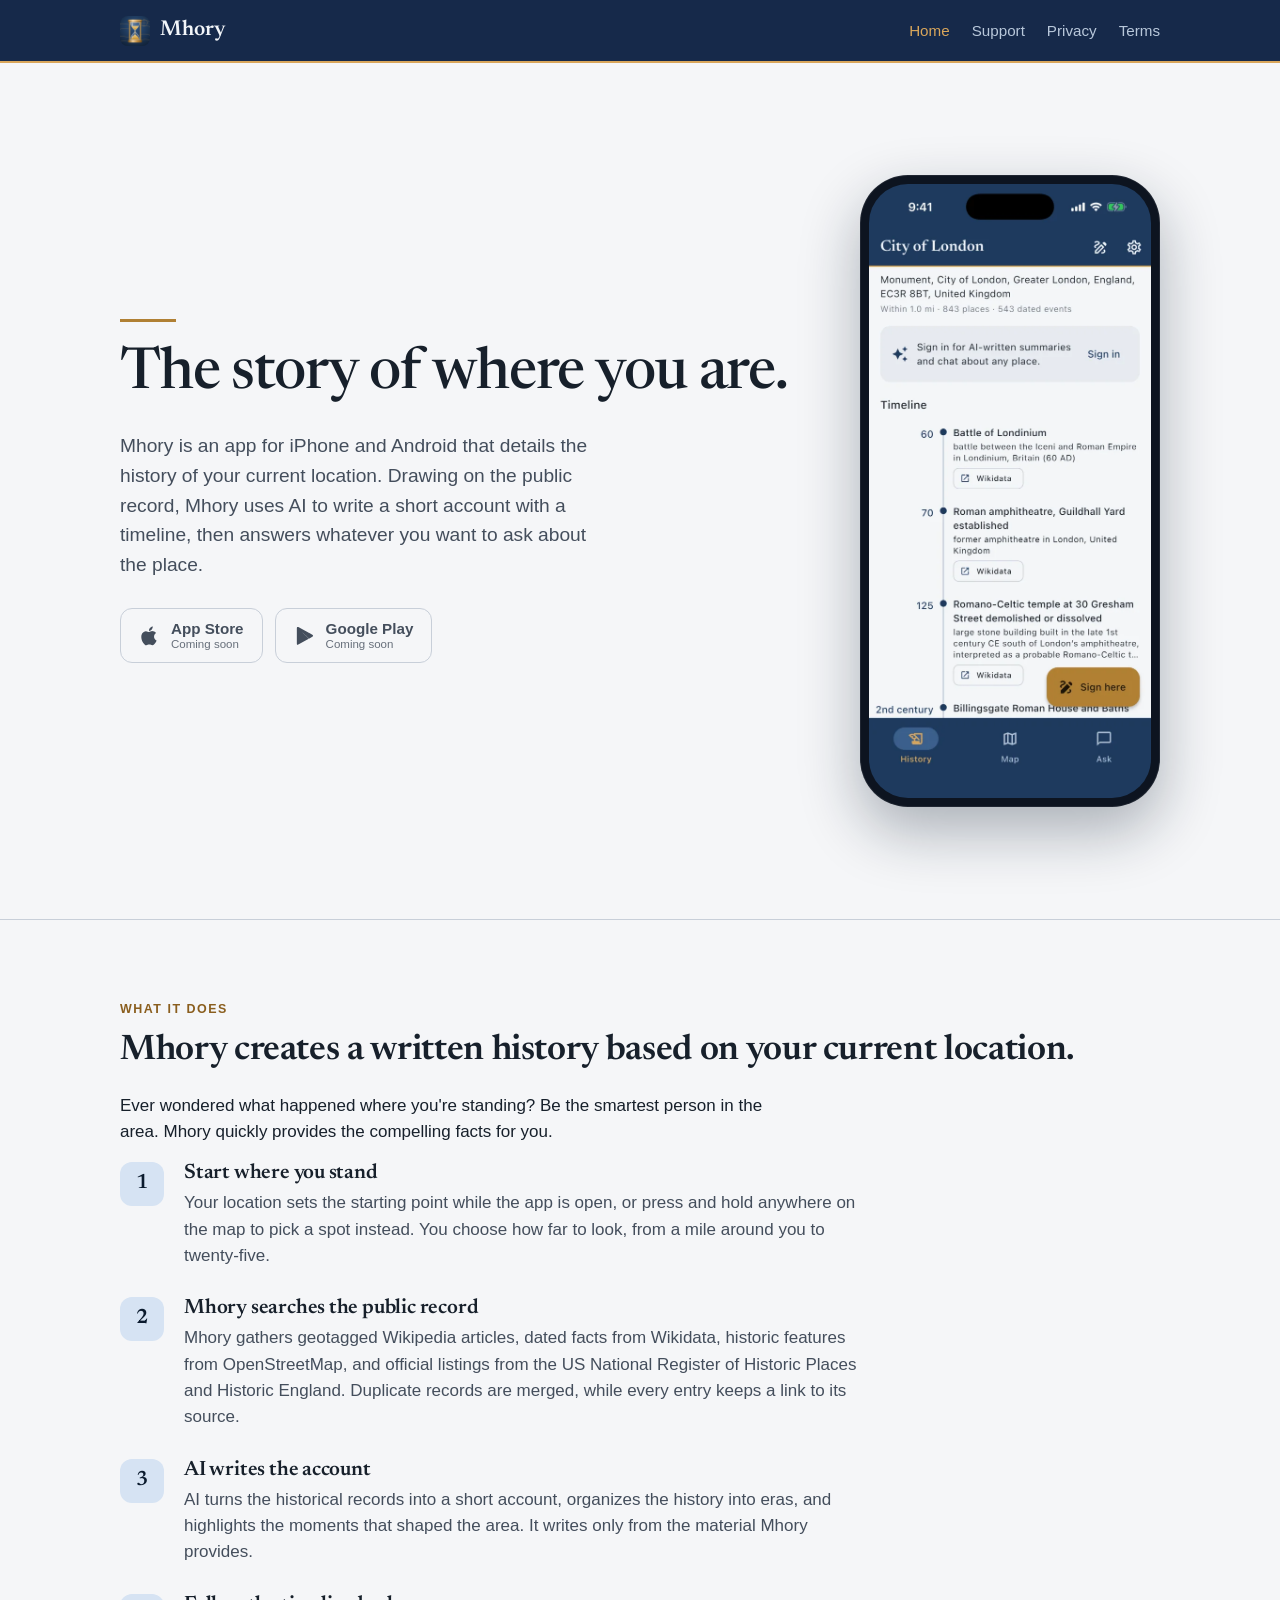
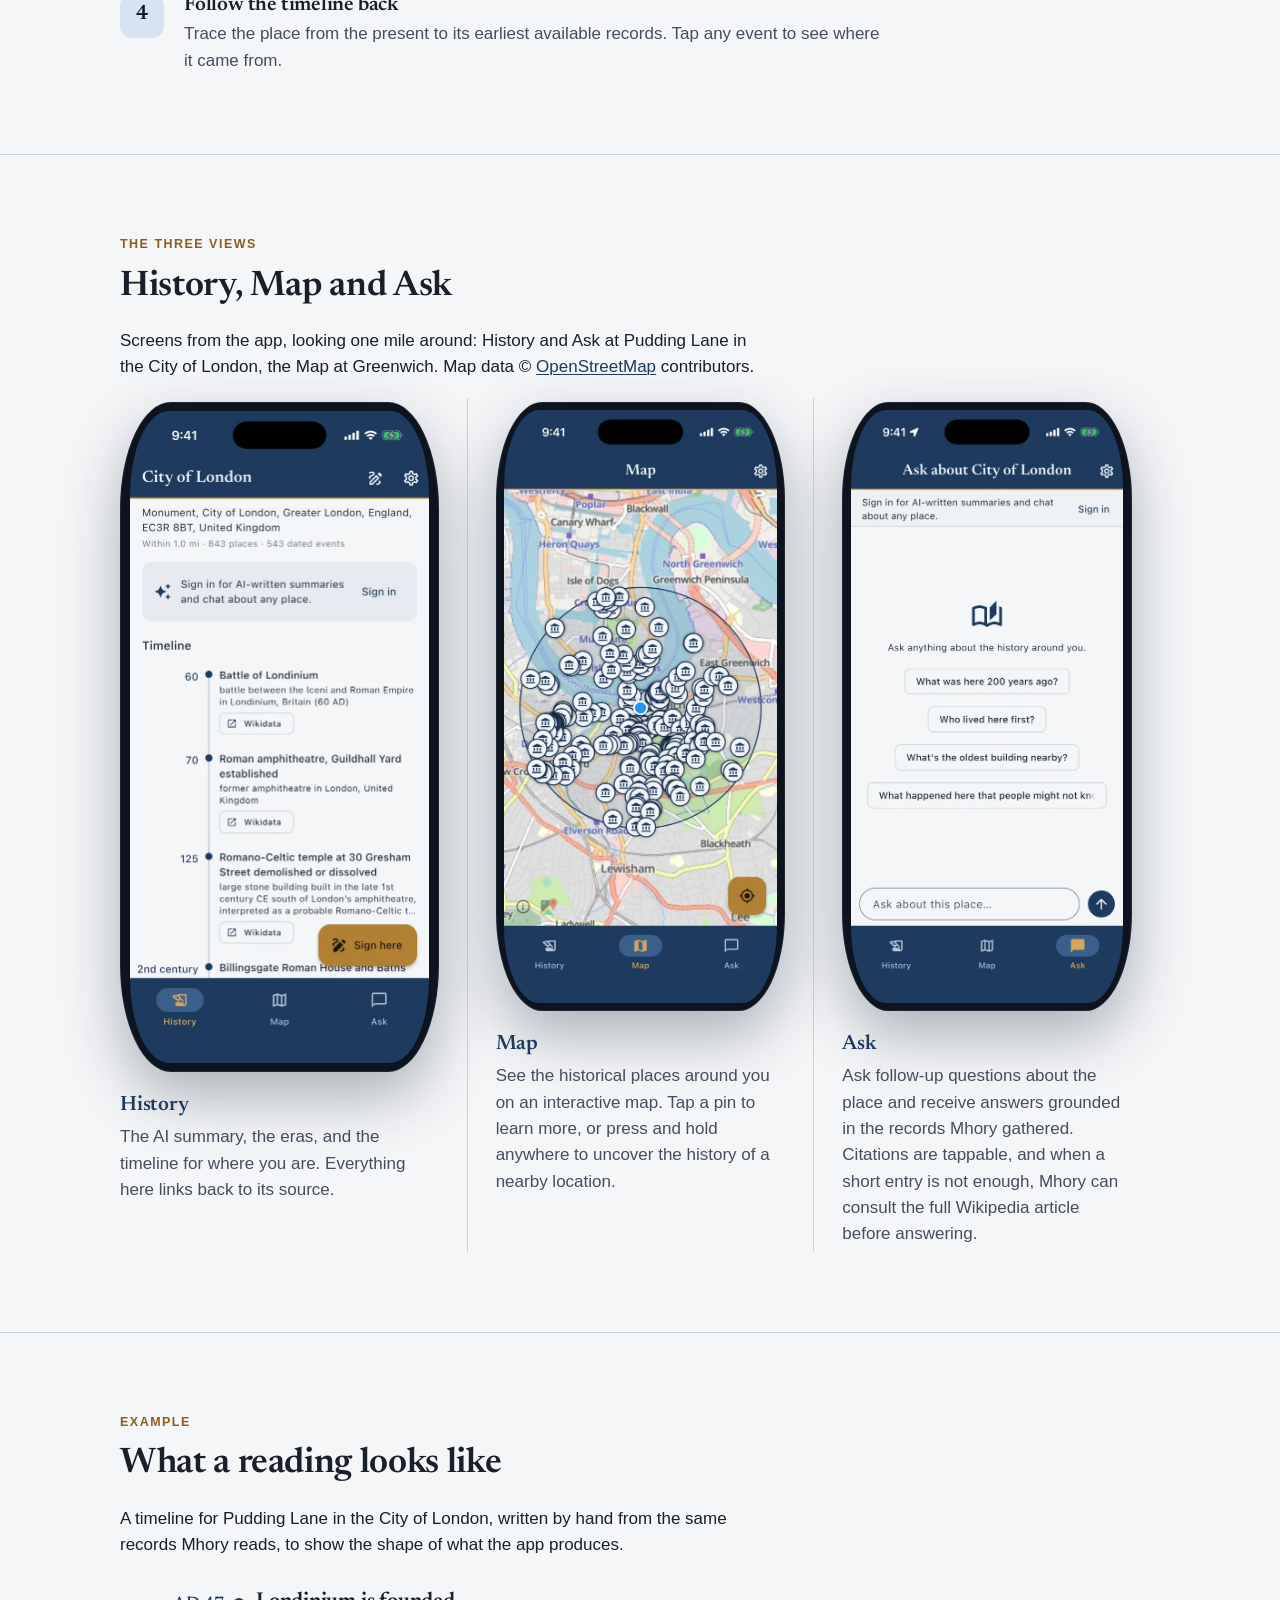
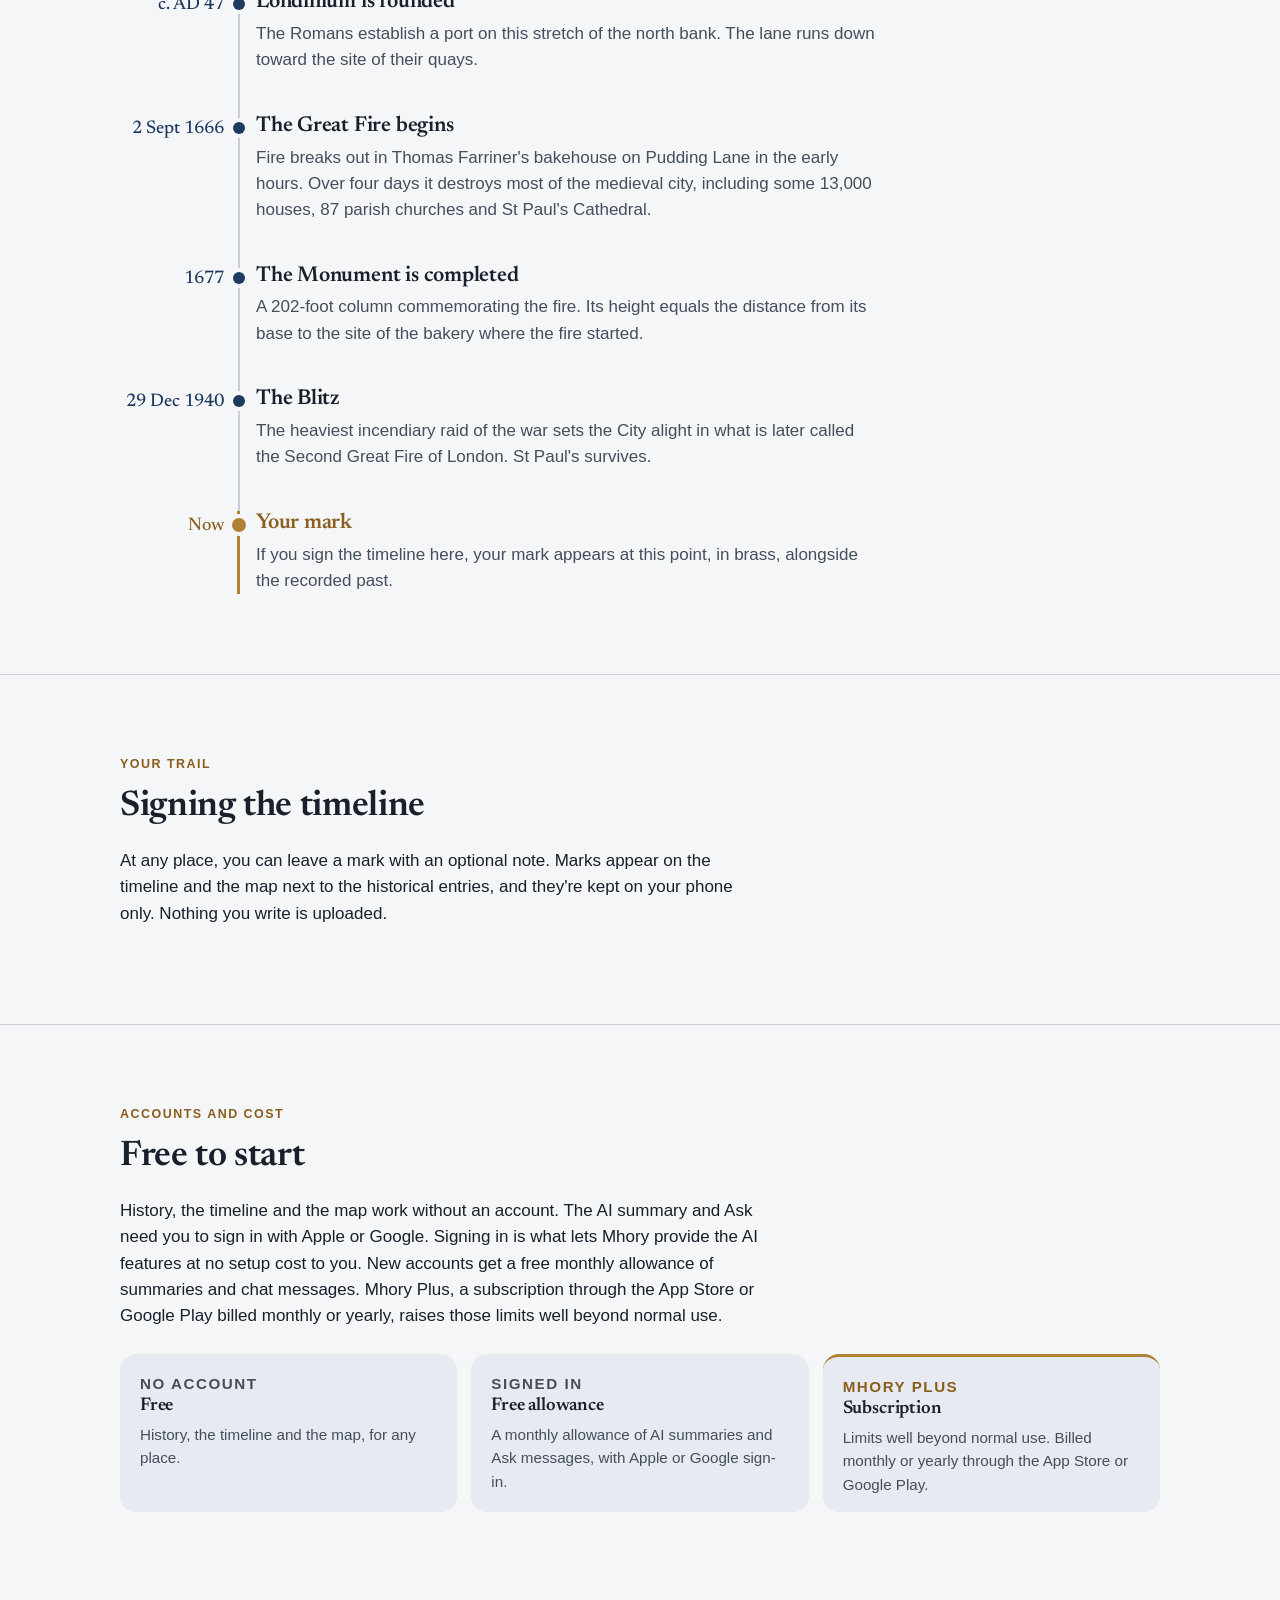
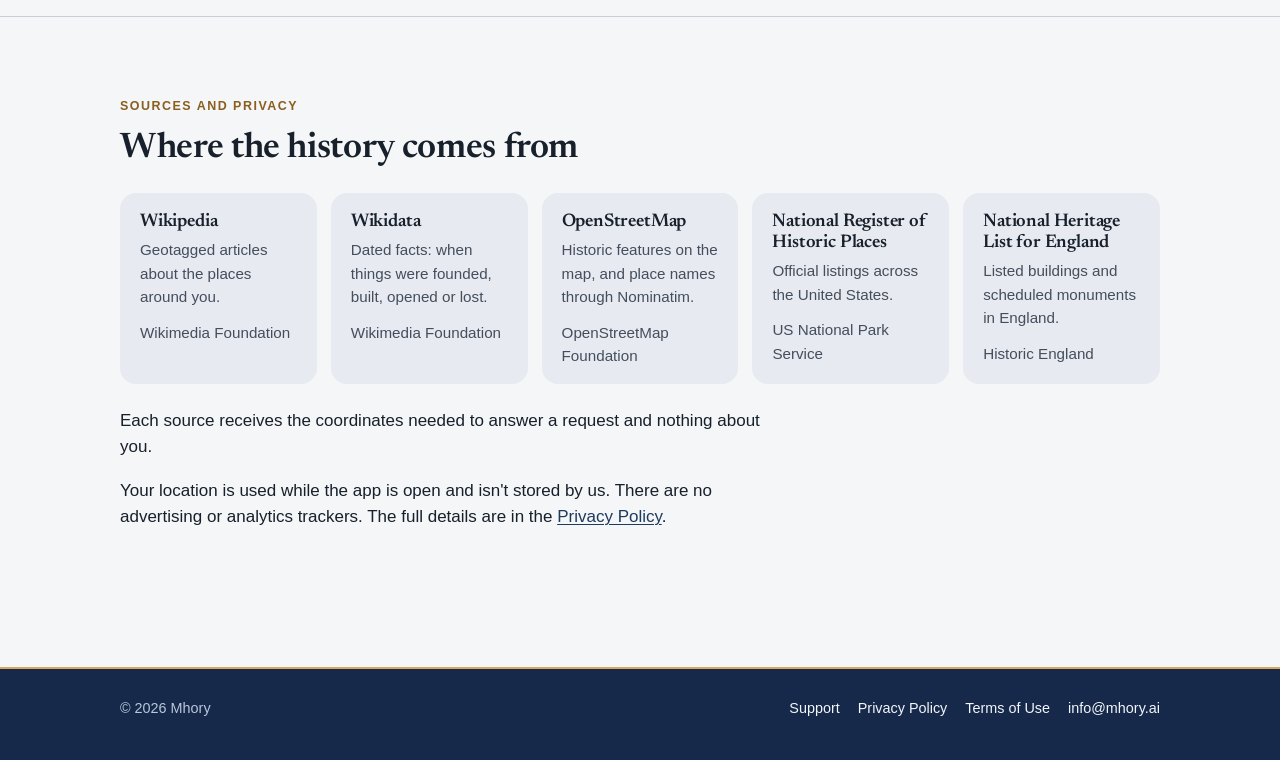
<file: index.html>
<!doctype html>
<html lang="en">
<head>
  <meta charset="utf-8">
  <meta name="viewport" content="width=device-width, initial-scale=1, viewport-fit=cover">
  <title>Mhory — the story of wherever you stand</title>
  <meta name="description" content="Mhory is an iPhone and Android app that details the history of your current location: provides an AI-written summary and timeline built from public records, a map of historical places nearby, and a chat that answers questions with citations.">
  <meta name="theme-color" content="#1e3a5f">
  <link rel="canonical" href="https://mhory.ai/">
  <meta property="og:title" content="Mhory">
  <meta property="og:description" content="The story of wherever you stand.">
  <meta property="og:url" content="https://mhory.ai/">
  <meta property="og:image" content="https://mhory.ai/assets/icon-512.png">
  <meta property="og:type" content="website">
  <link rel="icon" href="assets/favicon-64.png" sizes="64x64">
  <link rel="apple-touch-icon" href="assets/apple-touch-icon.png">
  <link rel="preconnect" href="https://fonts.googleapis.com">
  <link rel="preconnect" href="https://fonts.gstatic.com" crossorigin>
  <link href="https://fonts.googleapis.com/css2?family=Newsreader:ital,opsz,wght@0,6..72,500;0,6..72,600;1,6..72,500&display=swap" rel="stylesheet">
  <link rel="stylesheet" href="site.css">
</head>
<body>

<header class="band">
  <nav class="wrap nav" aria-label="Site">
    <a class="brand" href="index.html"><img src="assets/favicon-64.png" alt="" width="30" height="30">Mhory</a>
    <ul>
      <li><a href="index.html" aria-current="page">Home</a></li>
      <li><a href="support.html">Support</a></li>
      <li><a href="privacy.html">Privacy</a></li>
      <li><a href="terms.html">Terms</a></li>
    </ul>
  </nav>
</header>

<main>
  <section class="wrap hero">
    <div>
      <hr class="rule">
      <h1>The story of where you are.</h1>
      <p class="lede">Mhory is an app for iPhone and Android that details the history of your current location. Drawing on the public record, Mhory uses AI to write a short account with a timeline, then answers whatever you want to ask about the place.</p>
      <div class="stores">
        <span class="store soon" aria-disabled="true">
          <svg viewBox="0 0 24 24" aria-hidden="true"><path d="M16.4 12.6c0-2.6 2.1-3.8 2.2-3.9-1.2-1.8-3.1-2-3.7-2-1.6-.2-3.1.9-3.9.9-.8 0-2-.9-3.4-.9-1.7 0-3.3 1-4.2 2.6-1.8 3.1-.5 7.8 1.3 10.3.9 1.2 1.9 2.6 3.2 2.6 1.3-.1 1.8-.8 3.3-.8 1.6 0 2 .8 3.4.8 1.4 0 2.3-1.3 3.1-2.5 1-1.4 1.4-2.8 1.4-2.9-.1 0-2.7-1-2.7-4.2zM13.9 4.9c.7-.9 1.2-2.1 1.1-3.3-1 0-2.3.7-3 1.6-.7.8-1.2 2-1.1 3.2 1.1.1 2.3-.6 3-1.5z"/></svg>
          <span>App Store<small>Coming soon</small></span>
        </span>
        <span class="store soon" aria-disabled="true">
          <svg viewBox="0 0 24 24" aria-hidden="true"><path d="M3.6 2.2c-.3.3-.5.8-.5 1.4v16.8c0 .6.2 1.1.5 1.4l.1.1 9.4-9.4v-.2L3.7 2.1l-.1.1zm12.6 12.6-3.1-3.1v-.2l3.1-3.1.1.1 3.7 2.1c1.1.6 1.1 1.6 0 2.2L16.3 15l-.1-.2zM16.1 14.9 12.9 11.7 3.6 21c.4.4.9.4 1.6 0l10.9-6.1zM16.1 8.5 5.2 2.4c-.7-.4-1.2-.3-1.6 0l9.3 9.3 3.2-3.2z"/></svg>
          <span>Google Play<small>Coming soon</small></span>
        </span>
      </div>
    </div>
    <figure class="phone hero-phone">
      <picture>
        <source srcset="assets/history-dark.webp" media="(prefers-color-scheme: dark)">
        <img src="assets/history-light.webp" alt="The History tab in Mhory at Pudding Lane, London: 843 places within a mile, and a timeline that begins with the Battle of Londinium in AD 60" width="600" height="1304">
      </picture>
    </figure>
  </section>

  <section class="section">
    <div class="wrap">
      <p class="eyebrow">What it does</p>
      <h2>Mhory creates a written history based on your current location.</h2>
      <p class="prose">Ever wondered what happened where you're standing? Be the smartest person in the area. Mhory quickly provides the compelling facts for you.</p>
      <div class="steps">
        <div class="step">
          <span class="step-n">1</span>
          <div>
            <h3>Start where you stand</h3>
            <p>Your location sets the starting point while the app is open, or press and hold anywhere on the map to pick a spot instead. You choose how far to look, from a mile around you to twenty-five.</p>
          </div>
        </div>
        <div class="step">
          <span class="step-n">2</span>
          <div>
            <h3>Mhory searches the public record</h3>
            <p>Mhory gathers geotagged Wikipedia articles, dated facts from Wikidata, historic features from OpenStreetMap, and official listings from the US National Register of Historic Places and Historic England. Duplicate records are merged, while every entry keeps a link to its source.</p>
          </div>
        </div>
        <div class="step">
          <span class="step-n">3</span>
          <div>
            <h3>AI writes the account</h3>
            <p>AI turns the historical records into a short account, organizes the history into eras, and highlights the moments that shaped the area. It writes only from the material Mhory provides.</p>
          </div>
        </div>
        <div class="step">
          <span class="step-n">4</span>
          <div>
            <h3>Follow the timeline back</h3>
            <p>Trace the place from the present to its earliest available records. Tap any event to see where it came from.</p>
          </div>
        </div>
      </div>
    </div>
  </section>

  <section class="section">
    <div class="wrap">
      <p class="eyebrow">The three views</p>
      <h2>History, Map and Ask</h2>
      <p class="prose">Screens from the app, looking one mile around: History and Ask at Pudding Lane in the City of London, the Map at Greenwich. Map data &copy; <a href="https://www.openstreetmap.org/copyright">OpenStreetMap</a> contributors.</p>
      <div class="views">
        <div class="view">
          <figure class="phone">
          <picture>
            <source srcset="assets/history-dark.webp" media="(prefers-color-scheme: dark)">
            <img src="assets/history-light.webp" alt="The History tab: the place name, how many places and dated events were found, a sign-in prompt for the AI summary, and the timeline" width="600" height="1304" loading="lazy">
          </picture>
        </figure>
          <h3>History</h3>
          <p>The AI summary, the eras, and the timeline for where you are. Everything here links back to its source.</p>
        </div>
        <div class="view">
          <figure class="phone">
          <picture>
            <source srcset="assets/map-dark.webp" media="(prefers-color-scheme: dark)">
            <img src="assets/map-light.webp" alt="The Map tab at Greenwich: dozens of historical places within a mile, each marked with a pin on an OpenStreetMap base map, with the Thames and the Isle of Dogs to the north" width="600" height="1304" loading="lazy">
          </picture>
        </figure>
          <h3>Map</h3>
          <p>See the historical places around you on an interactive map. Tap a pin to learn more, or press and hold anywhere to uncover the history of a nearby location.</p>
        </div>
        <div class="view">
          <figure class="phone">
          <picture>
            <source srcset="assets/chat-dark.webp" media="(prefers-color-scheme: dark)">
            <img src="assets/chat-light.webp" alt="The Ask tab: suggested questions such as “What was here 200 years ago?” and a box to ask about this place" width="600" height="1304" loading="lazy">
          </picture>
        </figure>
          <h3>Ask</h3>
          <p>Ask follow-up questions about the place and receive answers grounded in the records Mhory gathered. Citations are tappable, and when a short entry is not enough, Mhory can consult the full Wikipedia article before answering.</p>
        </div>
      </div>
    </div>
  </section>

  <section class="section">
    <div class="wrap">
      <p class="eyebrow">Example</p>
      <h2>What a reading looks like</h2>
      <p class="prose">A timeline for Pudding Lane in the City of London, written by hand from the same records Mhory reads, to show the shape of what the app produces.</p>
      <ol class="strata">
        <li class="stratum">
          <span class="year">c. AD 47</span>
          <div class="stratum-body">
            <h3>Londinium is founded</h3>
            <p>The Romans establish a port on this stretch of the north bank. The lane runs down toward the site of their quays.</p>
          </div>
        </li>
        <li class="stratum">
          <span class="year">2 Sept 1666</span>
          <div class="stratum-body">
            <h3>The Great Fire begins</h3>
            <p>Fire breaks out in Thomas Farriner's bakehouse on Pudding Lane in the early hours. Over four days it destroys most of the medieval city, including some 13,000 houses, 87 parish churches and St Paul's Cathedral.</p>
          </div>
        </li>
        <li class="stratum">
          <span class="year">1677</span>
          <div class="stratum-body">
            <h3>The Monument is completed</h3>
            <p>A 202-foot column commemorating the fire. Its height equals the distance from its base to the site of the bakery where the fire started.</p>
          </div>
        </li>
        <li class="stratum">
          <span class="year">29 Dec 1940</span>
          <div class="stratum-body">
            <h3>The Blitz</h3>
            <p>The heaviest incendiary raid of the war sets the City alight in what is later called the Second Great Fire of London. St Paul's survives.</p>
          </div>
        </li>
        <li class="stratum you">
          <span class="year">Now</span>
          <div class="stratum-body">
            <h3>Your mark</h3>
            <p>If you sign the timeline here, your mark appears at this point, in brass, alongside the recorded past.</p>
          </div>
        </li>
      </ol>
    </div>
  </section>

  <section class="section">
    <div class="wrap">
      <p class="eyebrow">Your trail</p>
      <h2>Signing the timeline</h2>
      <p class="prose">At any place, you can leave a mark with an optional note. Marks appear on the timeline and the map next to the historical entries, and they're kept on your phone only. Nothing you write is uploaded.</p>
    </div>
  </section>

  <section class="section">
    <div class="wrap">
      <p class="eyebrow">Accounts and cost</p>
      <h2>Free to start</h2>
      <p class="prose">History, the timeline and the map work without an account. The AI summary and Ask need you to sign in with Apple or Google. Signing in is what lets Mhory provide the AI features at no setup cost to you. New accounts get a free monthly allowance of summaries and chat messages. Mhory Plus, a subscription through the App Store or Google Play billed monthly or yearly, raises those limits well beyond normal use.</p>
      <div class="tiles plans">
        <div class="tile">
          <p class="tile-k">No account</p>
          <h3>Free</h3>
          <p>History, the timeline and the map, for any place.</p>
        </div>
        <div class="tile">
          <p class="tile-k">Signed in</p>
          <h3>Free allowance</h3>
          <p>A monthly allowance of AI summaries and Ask messages, with Apple or Google sign-in.</p>
        </div>
        <div class="tile plus">
          <p class="tile-k">Mhory Plus</p>
          <h3>Subscription</h3>
          <p>Limits well beyond normal use. Billed monthly or yearly through the App Store or Google Play.</p>
        </div>
      </div>
    </div>
  </section>

  <section class="section">
    <div class="wrap">
      <p class="eyebrow">Sources and privacy</p>
      <h2>Where the history comes from</h2>
      <div class="tiles sources">
        <div class="tile">
          <h3>Wikipedia</h3>
          <p>Geotagged articles about the places around you.</p>
          <p class="tile-by">Wikimedia Foundation</p>
        </div>
        <div class="tile">
          <h3>Wikidata</h3>
          <p>Dated facts: when things were founded, built, opened or lost.</p>
          <p class="tile-by">Wikimedia Foundation</p>
        </div>
        <div class="tile">
          <h3>OpenStreetMap</h3>
          <p>Historic features on the map, and place names through Nominatim.</p>
          <p class="tile-by">OpenStreetMap Foundation</p>
        </div>
        <div class="tile">
          <h3>National Register of Historic Places</h3>
          <p>Official listings across the United States.</p>
          <p class="tile-by">US National Park Service</p>
        </div>
        <div class="tile">
          <h3>National Heritage List for England</h3>
          <p>Listed buildings and scheduled monuments in England.</p>
          <p class="tile-by">Historic England</p>
        </div>
      </div>
      <p class="prose">Each source receives the coordinates needed to answer a request and nothing about you.</p>
      <p class="prose">Your location is used while the app is open and isn't stored by us. There are no advertising or analytics trackers. The full details are in the <a href="privacy.html">Privacy Policy</a>.</p>
    </div>
  </section>
</main>

<footer class="foot">
  <div class="wrap">
    <span>&copy; 2026 Mhory</span>
    <ul>
      <li><a href="support.html">Support</a></li>
      <li><a href="privacy.html">Privacy Policy</a></li>
      <li><a href="terms.html">Terms of Use</a></li>
      <li><a href="mailto:info@mhory.ai">info@mhory.ai</a></li>
    </ul>
  </div>
</footer>

</body>
</html>
</file>
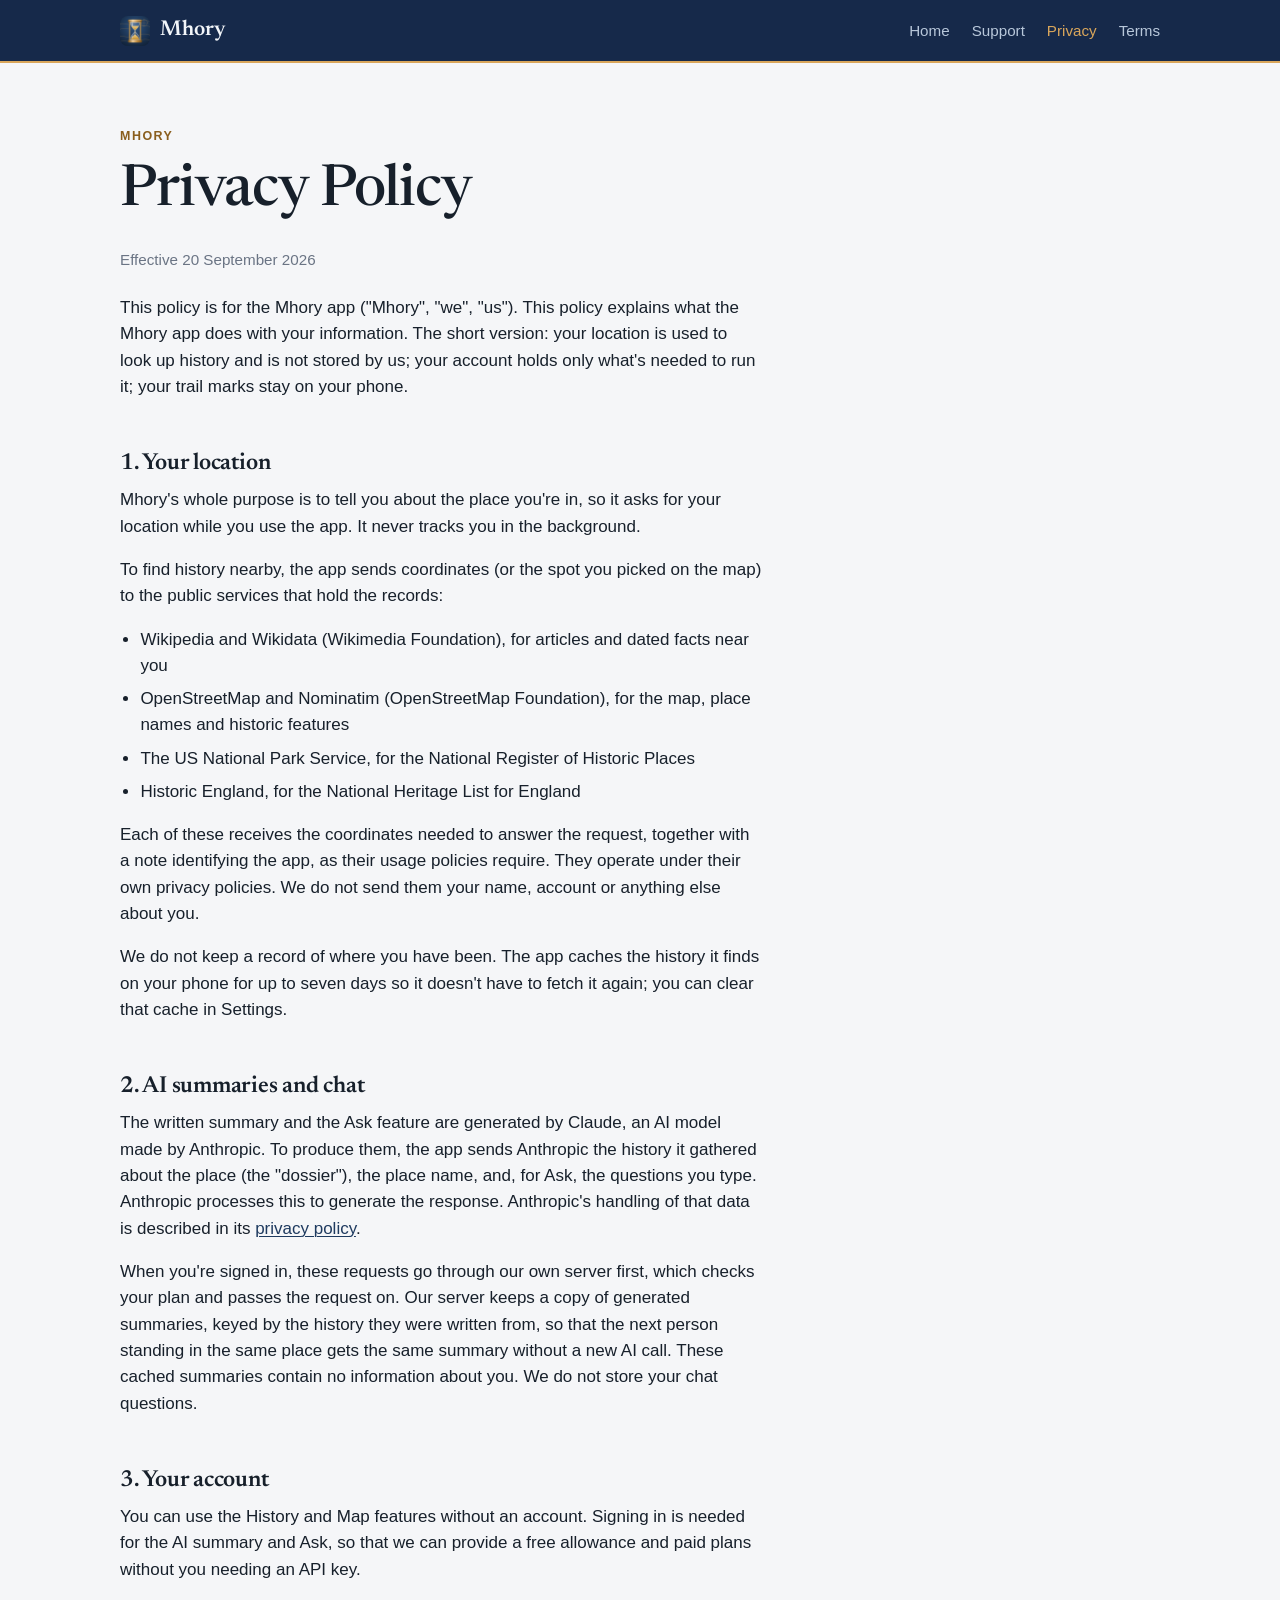
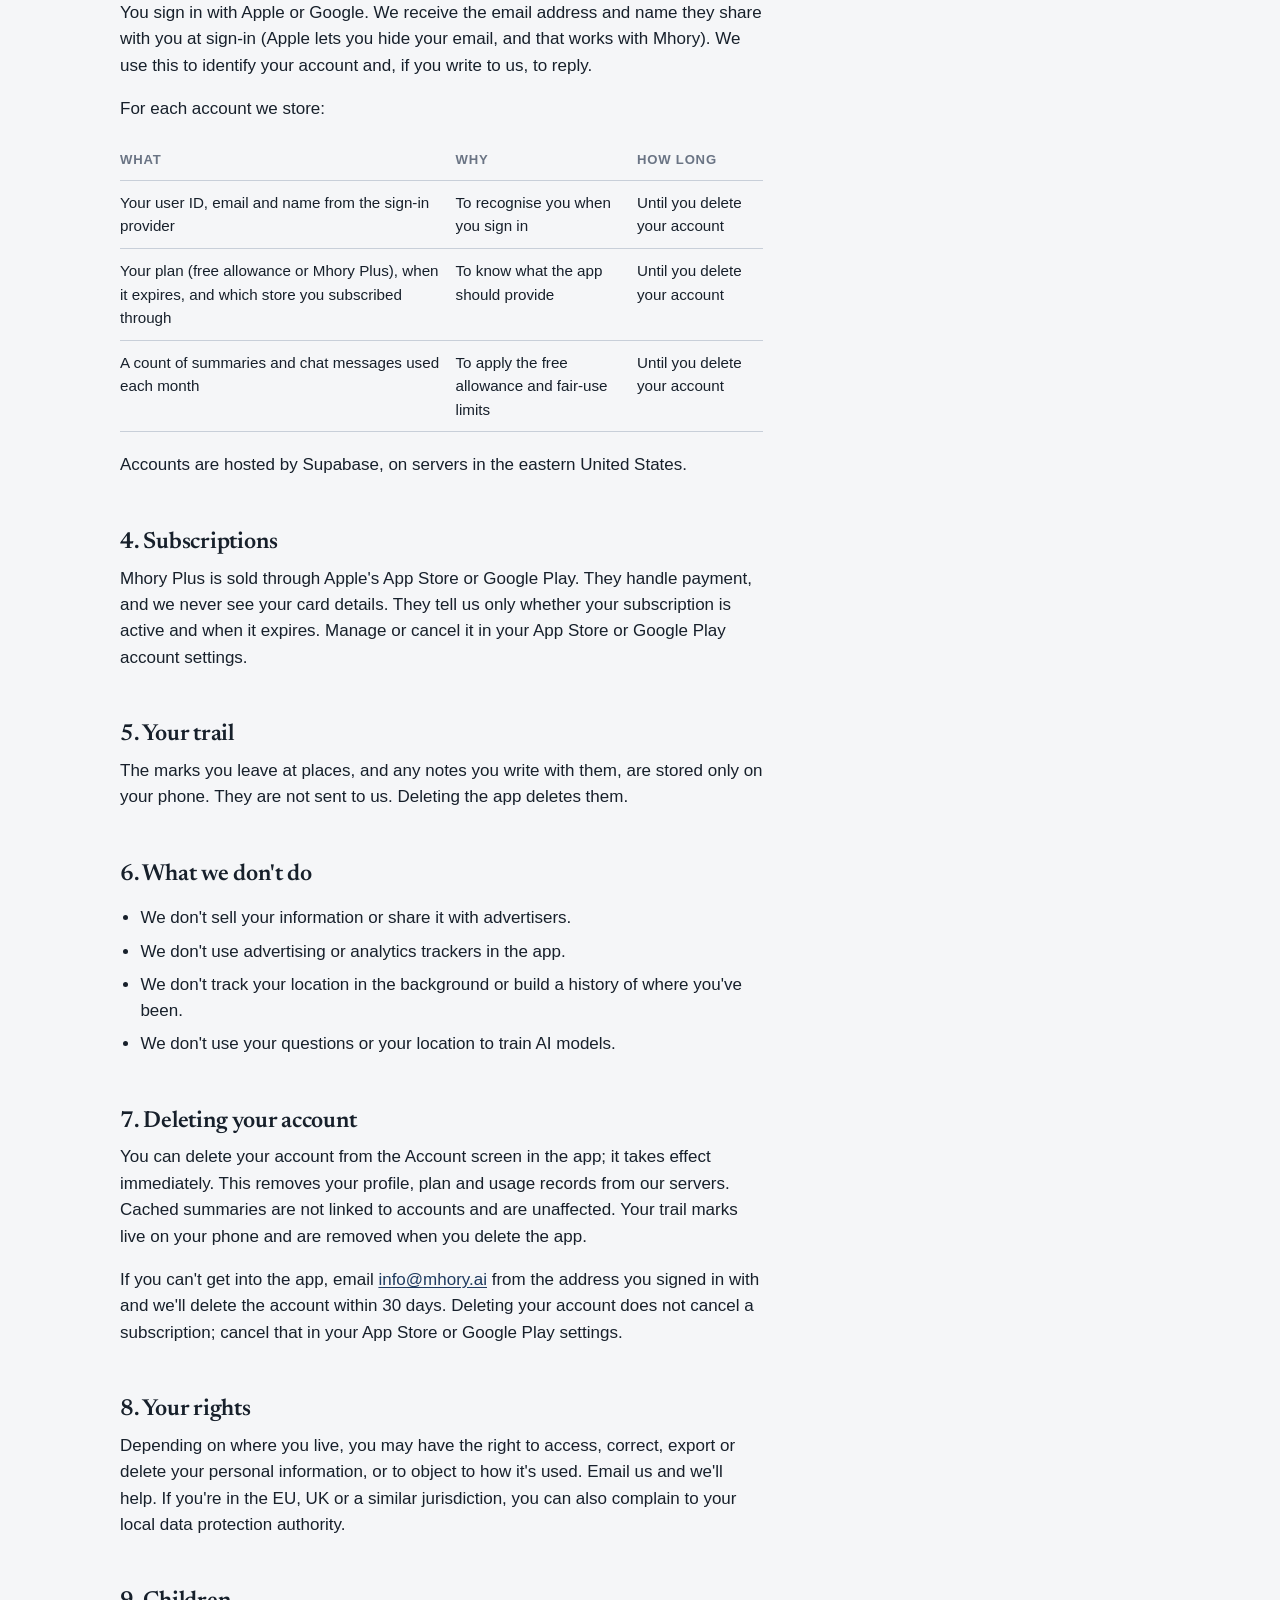
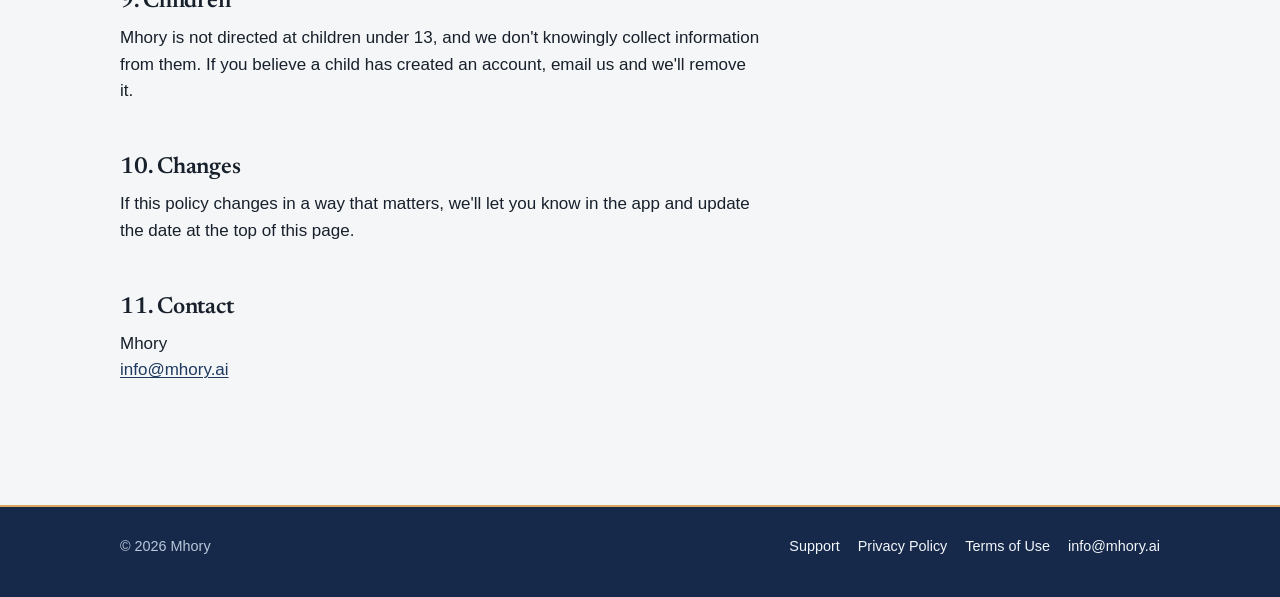
<file: privacy.html>
<!doctype html>
<html lang="en">
<head>
  <meta charset="utf-8">
  <meta name="viewport" content="width=device-width, initial-scale=1, viewport-fit=cover">
  <title>Privacy Policy — Mhory</title>
  <meta name="description" content="How Mhory handles your location, account and questions.">
  <meta name="theme-color" content="#1e3a5f">
  <link rel="canonical" href="https://mhory.ai/privacy.html">
  <link rel="icon" href="assets/favicon-64.png" sizes="64x64">
  <link rel="apple-touch-icon" href="assets/apple-touch-icon.png">
  <link rel="preconnect" href="https://fonts.googleapis.com">
  <link rel="preconnect" href="https://fonts.gstatic.com" crossorigin>
  <link href="https://fonts.googleapis.com/css2?family=Newsreader:opsz,wght@6..72,500;6..72,600&display=swap" rel="stylesheet">
  <link rel="stylesheet" href="site.css">
</head>
<body>

<header class="band">
  <nav class="wrap nav" aria-label="Site">
    <a class="brand" href="index.html"><img src="assets/favicon-64.png" alt="" width="30" height="30">Mhory</a>
    <ul>
      <li><a href="index.html">Home</a></li>
      <li><a href="support.html">Support</a></li>
      <li><a href="privacy.html" aria-current="page">Privacy</a></li>
      <li><a href="terms.html">Terms</a></li>
    </ul>
  </nav>
</header>

<main class="wrap">
  <div class="page-head">
    <p class="eyebrow">Mhory</p>
    <h1>Privacy Policy</h1>
    <p class="meta">Effective 20 September 2026</p>
  </div>

  <div class="prose legal">
    <p>This policy is for the Mhory app ("Mhory", "we", "us"). This policy explains what the Mhory app does with your information. The short version: your location is used to look up history and is not stored by us; your account holds only what's needed to run it; your trail marks stay on your phone.</p>

    <h2>1. Your location</h2>
    <p>Mhory's whole purpose is to tell you about the place you're in, so it asks for your location while you use the app. It never tracks you in the background.</p>
    <p>To find history nearby, the app sends coordinates (or the spot you picked on the map) to the public services that hold the records:</p>
    <ul>
      <li>Wikipedia and Wikidata (Wikimedia Foundation), for articles and dated facts near you</li>
      <li>OpenStreetMap and Nominatim (OpenStreetMap Foundation), for the map, place names and historic features</li>
      <li>The US National Park Service, for the National Register of Historic Places</li>
      <li>Historic England, for the National Heritage List for England</li>
    </ul>
    <p>Each of these receives the coordinates needed to answer the request, together with a note identifying the app, as their usage policies require. They operate under their own privacy policies. We do not send them your name, account or anything else about you.</p>
    <p>We do not keep a record of where you have been. The app caches the history it finds on your phone for up to seven days so it doesn't have to fetch it again; you can clear that cache in Settings.</p>

    <h2>2. AI summaries and chat</h2>
    <p>The written summary and the Ask feature are generated by Claude, an AI model made by Anthropic. To produce them, the app sends Anthropic the history it gathered about the place (the "dossier"), the place name, and, for Ask, the questions you type. Anthropic processes this to generate the response. Anthropic's handling of that data is described in its <a href="https://www.anthropic.com/privacy" rel="noopener">privacy policy</a>.</p>
    <p>When you're signed in, these requests go through our own server first, which checks your plan and passes the request on. Our server keeps a copy of generated summaries, keyed by the history they were written from, so that the next person standing in the same place gets the same summary without a new AI call. These cached summaries contain no information about you. We do not store your chat questions.</p>

    <h2>3. Your account</h2>
    <p>You can use the History and Map features without an account. Signing in is needed for the AI summary and Ask, so that we can provide a free allowance and paid plans without you needing an API key.</p>
    <p>You sign in with Apple or Google. We receive the email address and name they share with you at sign-in (Apple lets you hide your email, and that works with Mhory). We use this to identify your account and, if you write to us, to reply.</p>
    <p>For each account we store:</p>
    <table>
      <tr><th>What</th><th>Why</th><th>How long</th></tr>
      <tr><td>Your user ID, email and name from the sign-in provider</td><td>To recognise you when you sign in</td><td>Until you delete your account</td></tr>
      <tr><td>Your plan (free allowance or Mhory Plus), when it expires, and which store you subscribed through</td><td>To know what the app should provide</td><td>Until you delete your account</td></tr>
      <tr><td>A count of summaries and chat messages used each month</td><td>To apply the free allowance and fair-use limits</td><td>Until you delete your account</td></tr>
    </table>
    <p>Accounts are hosted by Supabase, on servers in the eastern United States.</p>

    <h2>4. Subscriptions</h2>
    <p>Mhory Plus is sold through Apple's App Store or Google Play. They handle payment, and we never see your card details. They tell us only whether your subscription is active and when it expires. Manage or cancel it in your App Store or Google Play account settings.</p>

    <h2>5. Your trail</h2>
    <p>The marks you leave at places, and any notes you write with them, are stored only on your phone. They are not sent to us. Deleting the app deletes them.</p>

    <h2>6. What we don't do</h2>
    <ul>
      <li>We don't sell your information or share it with advertisers.</li>
      <li>We don't use advertising or analytics trackers in the app.</li>
      <li>We don't track your location in the background or build a history of where you've been.</li>
      <li>We don't use your questions or your location to train AI models.</li>
    </ul>

    <h2>7. Deleting your account</h2>
    <p>You can delete your account from the Account screen in the app; it takes effect immediately. This removes your profile, plan and usage records from our servers. Cached summaries are not linked to accounts and are unaffected. Your trail marks live on your phone and are removed when you delete the app.</p>
    <p>If you can't get into the app, email <a href="mailto:info@mhory.ai">info@mhory.ai</a> from the address you signed in with and we'll delete the account within 30 days. Deleting your account does not cancel a subscription; cancel that in your App Store or Google Play settings.</p>

    <h2>8. Your rights</h2>
    <p>Depending on where you live, you may have the right to access, correct, export or delete your personal information, or to object to how it's used. Email us and we'll help. If you're in the EU, UK or a similar jurisdiction, you can also complain to your local data protection authority.</p>

    <h2>9. Children</h2>
    <p>Mhory is not directed at children under 13, and we don't knowingly collect information from them. If you believe a child has created an account, email us and we'll remove it.</p>

    <h2>10. Changes</h2>
    <p>If this policy changes in a way that matters, we'll let you know in the app and update the date at the top of this page.</p>

    <h2>11. Contact</h2>
    <p>Mhory<br><a href="mailto:info@mhory.ai">info@mhory.ai</a></p>
  </div>
</main>

<footer class="foot">
  <div class="wrap">
    <span>&copy; 2026 Mhory</span>
    <ul>
      <li><a href="support.html">Support</a></li>
      <li><a href="privacy.html">Privacy Policy</a></li>
      <li><a href="terms.html">Terms of Use</a></li>
      <li><a href="mailto:info@mhory.ai">info@mhory.ai</a></li>
    </ul>
  </div>
</footer>

</body>
</html>
</file>
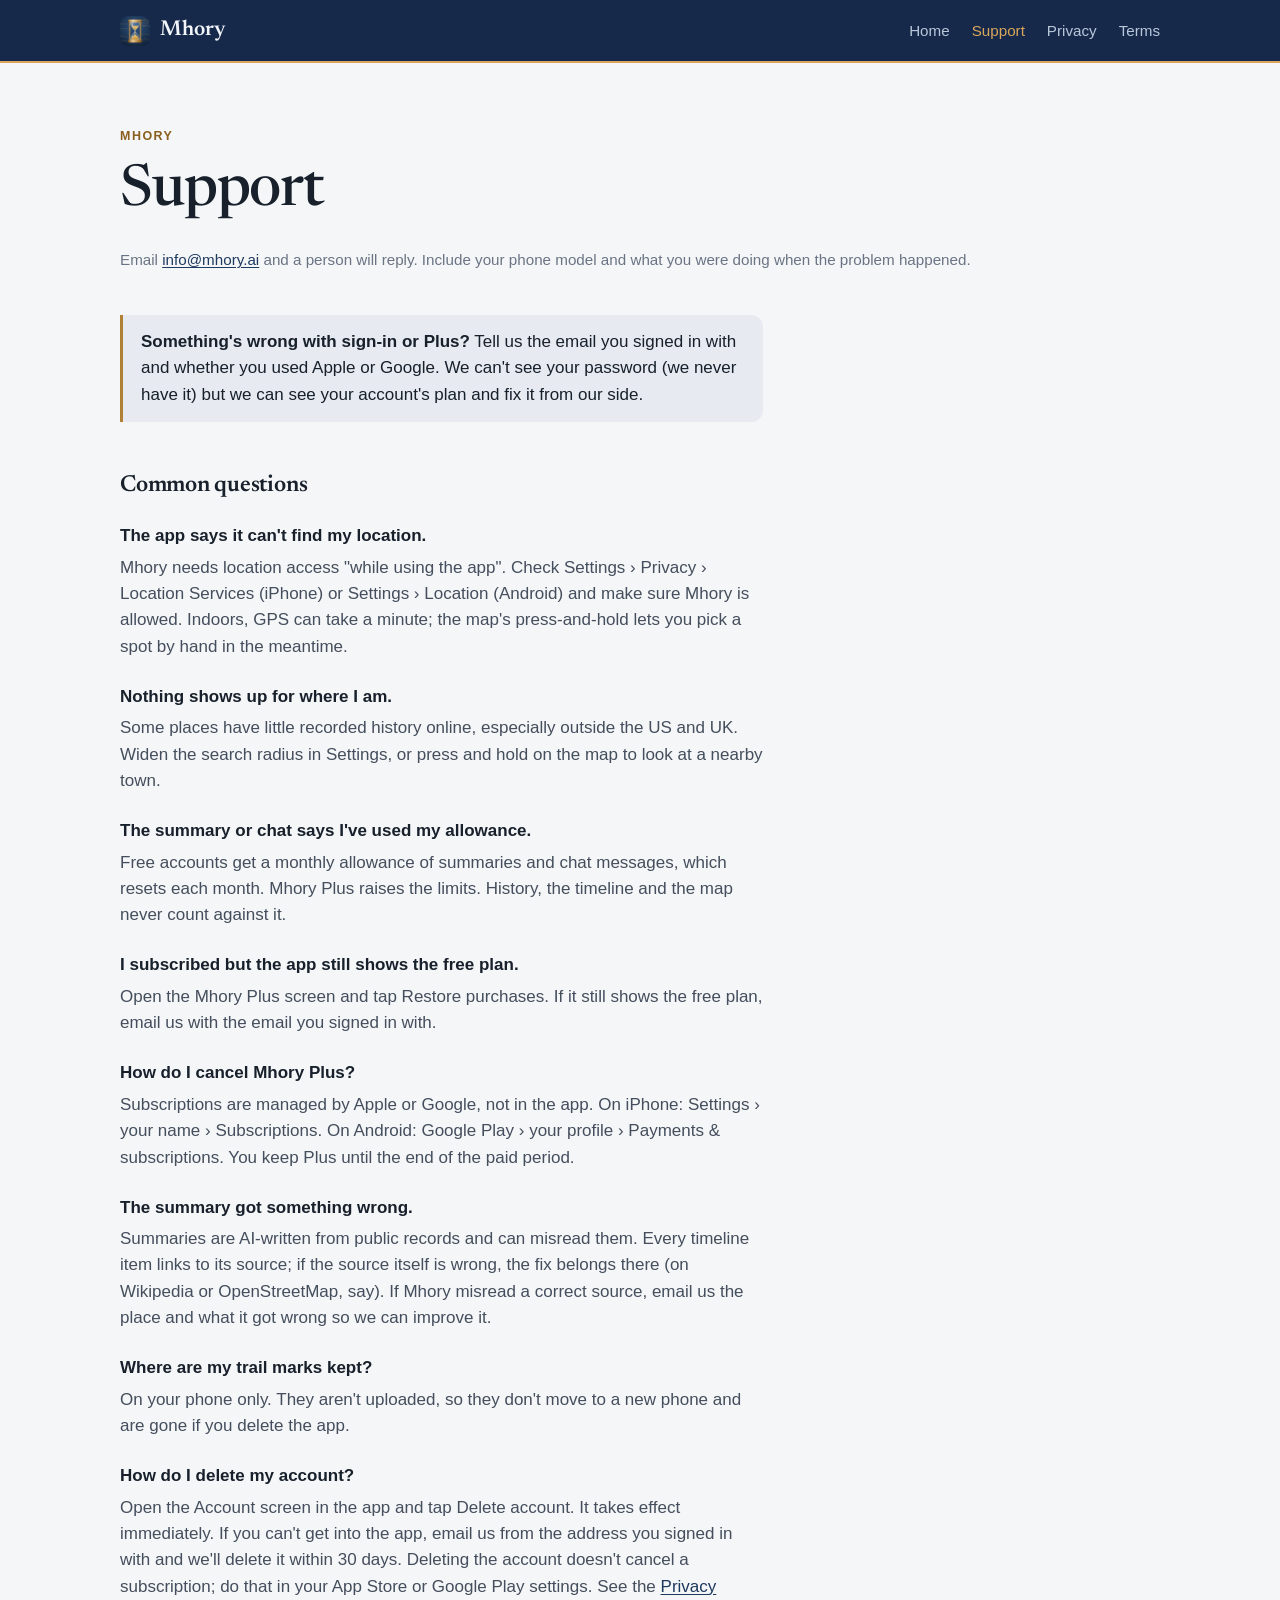
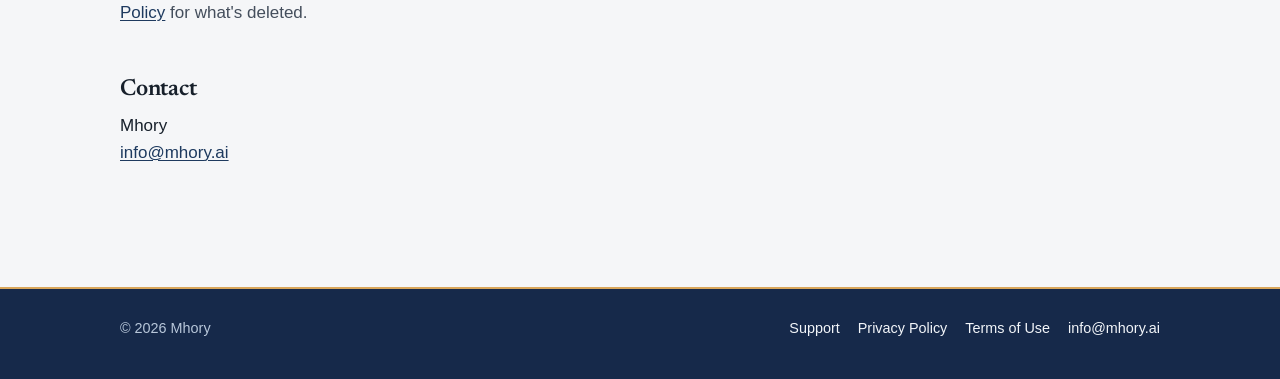
<file: support.html>
<!doctype html>
<html lang="en">
<head>
  <meta charset="utf-8">
  <meta name="viewport" content="width=device-width, initial-scale=1, viewport-fit=cover">
  <title>Support — Mhory</title>
  <meta name="description" content="Help with the Mhory app: location, sign-in, Mhory Plus and your data.">
  <meta name="theme-color" content="#1e3a5f">
  <link rel="canonical" href="https://mhory.ai/support.html">
  <link rel="icon" href="assets/favicon-64.png" sizes="64x64">
  <link rel="apple-touch-icon" href="assets/apple-touch-icon.png">
  <link rel="preconnect" href="https://fonts.googleapis.com">
  <link rel="preconnect" href="https://fonts.gstatic.com" crossorigin>
  <link href="https://fonts.googleapis.com/css2?family=Newsreader:opsz,wght@6..72,500;6..72,600&display=swap" rel="stylesheet">
  <link rel="stylesheet" href="site.css">
</head>
<body>

<header class="band">
  <nav class="wrap nav" aria-label="Site">
    <a class="brand" href="index.html"><img src="assets/favicon-64.png" alt="" width="30" height="30">Mhory</a>
    <ul>
      <li><a href="index.html">Home</a></li>
      <li><a href="support.html" aria-current="page">Support</a></li>
      <li><a href="privacy.html">Privacy</a></li>
      <li><a href="terms.html">Terms</a></li>
    </ul>
  </nav>
</header>

<main class="wrap">
  <div class="page-head">
    <p class="eyebrow">Mhory</p>
    <h1>Support</h1>
    <p class="meta">Email <a href="mailto:info@mhory.ai">info@mhory.ai</a> and a person will reply. Include your phone model and what you were doing when the problem happened.</p>
  </div>

  <div class="prose legal">
    <div class="note">
      <p><strong>Something's wrong with sign-in or Plus?</strong> Tell us the email you signed in with and whether you used Apple or Google. We can't see your password (we never have it) but we can see your account's plan and fix it from our side.</p>
    </div>

    <h2>Common questions</h2>
    <dl class="faq">
      <dt>The app says it can't find my location.</dt>
      <dd>Mhory needs location access "while using the app". Check Settings › Privacy › Location Services (iPhone) or Settings › Location (Android) and make sure Mhory is allowed. Indoors, GPS can take a minute; the map's press-and-hold lets you pick a spot by hand in the meantime.</dd>

      <dt>Nothing shows up for where I am.</dt>
      <dd>Some places have little recorded history online, especially outside the US and UK. Widen the search radius in Settings, or press and hold on the map to look at a nearby town.</dd>

      <dt>The summary or chat says I've used my allowance.</dt>
      <dd>Free accounts get a monthly allowance of summaries and chat messages, which resets each month. Mhory Plus raises the limits. History, the timeline and the map never count against it.</dd>

      <dt>I subscribed but the app still shows the free plan.</dt>
      <dd>Open the Mhory Plus screen and tap Restore purchases. If it still shows the free plan, email us with the email you signed in with.</dd>

      <dt>How do I cancel Mhory Plus?</dt>
      <dd>Subscriptions are managed by Apple or Google, not in the app. On iPhone: Settings › your name › Subscriptions. On Android: Google Play › your profile › Payments &amp; subscriptions. You keep Plus until the end of the paid period.</dd>

      <dt>The summary got something wrong.</dt>
      <dd>Summaries are AI-written from public records and can misread them. Every timeline item links to its source; if the source itself is wrong, the fix belongs there (on Wikipedia or OpenStreetMap, say). If Mhory misread a correct source, email us the place and what it got wrong so we can improve it.</dd>

      <dt>Where are my trail marks kept?</dt>
      <dd>On your phone only. They aren't uploaded, so they don't move to a new phone and are gone if you delete the app.</dd>

      <dt>How do I delete my account?</dt>
      <dd>Open the Account screen in the app and tap Delete account. It takes effect immediately. If you can't get into the app, email us from the address you signed in with and we'll delete it within 30 days. Deleting the account doesn't cancel a subscription; do that in your App Store or Google Play settings. See the <a href="privacy.html">Privacy Policy</a> for what's deleted.</dd>
    </dl>

    <h2>Contact</h2>
    <p>Mhory<br><a href="mailto:info@mhory.ai">info@mhory.ai</a></p>
  </div>
</main>

<footer class="foot">
  <div class="wrap">
    <span>&copy; 2026 Mhory</span>
    <ul>
      <li><a href="support.html">Support</a></li>
      <li><a href="privacy.html">Privacy Policy</a></li>
      <li><a href="terms.html">Terms of Use</a></li>
      <li><a href="mailto:info@mhory.ai">info@mhory.ai</a></li>
    </ul>
  </div>
</footer>

</body>
</html>
</file>
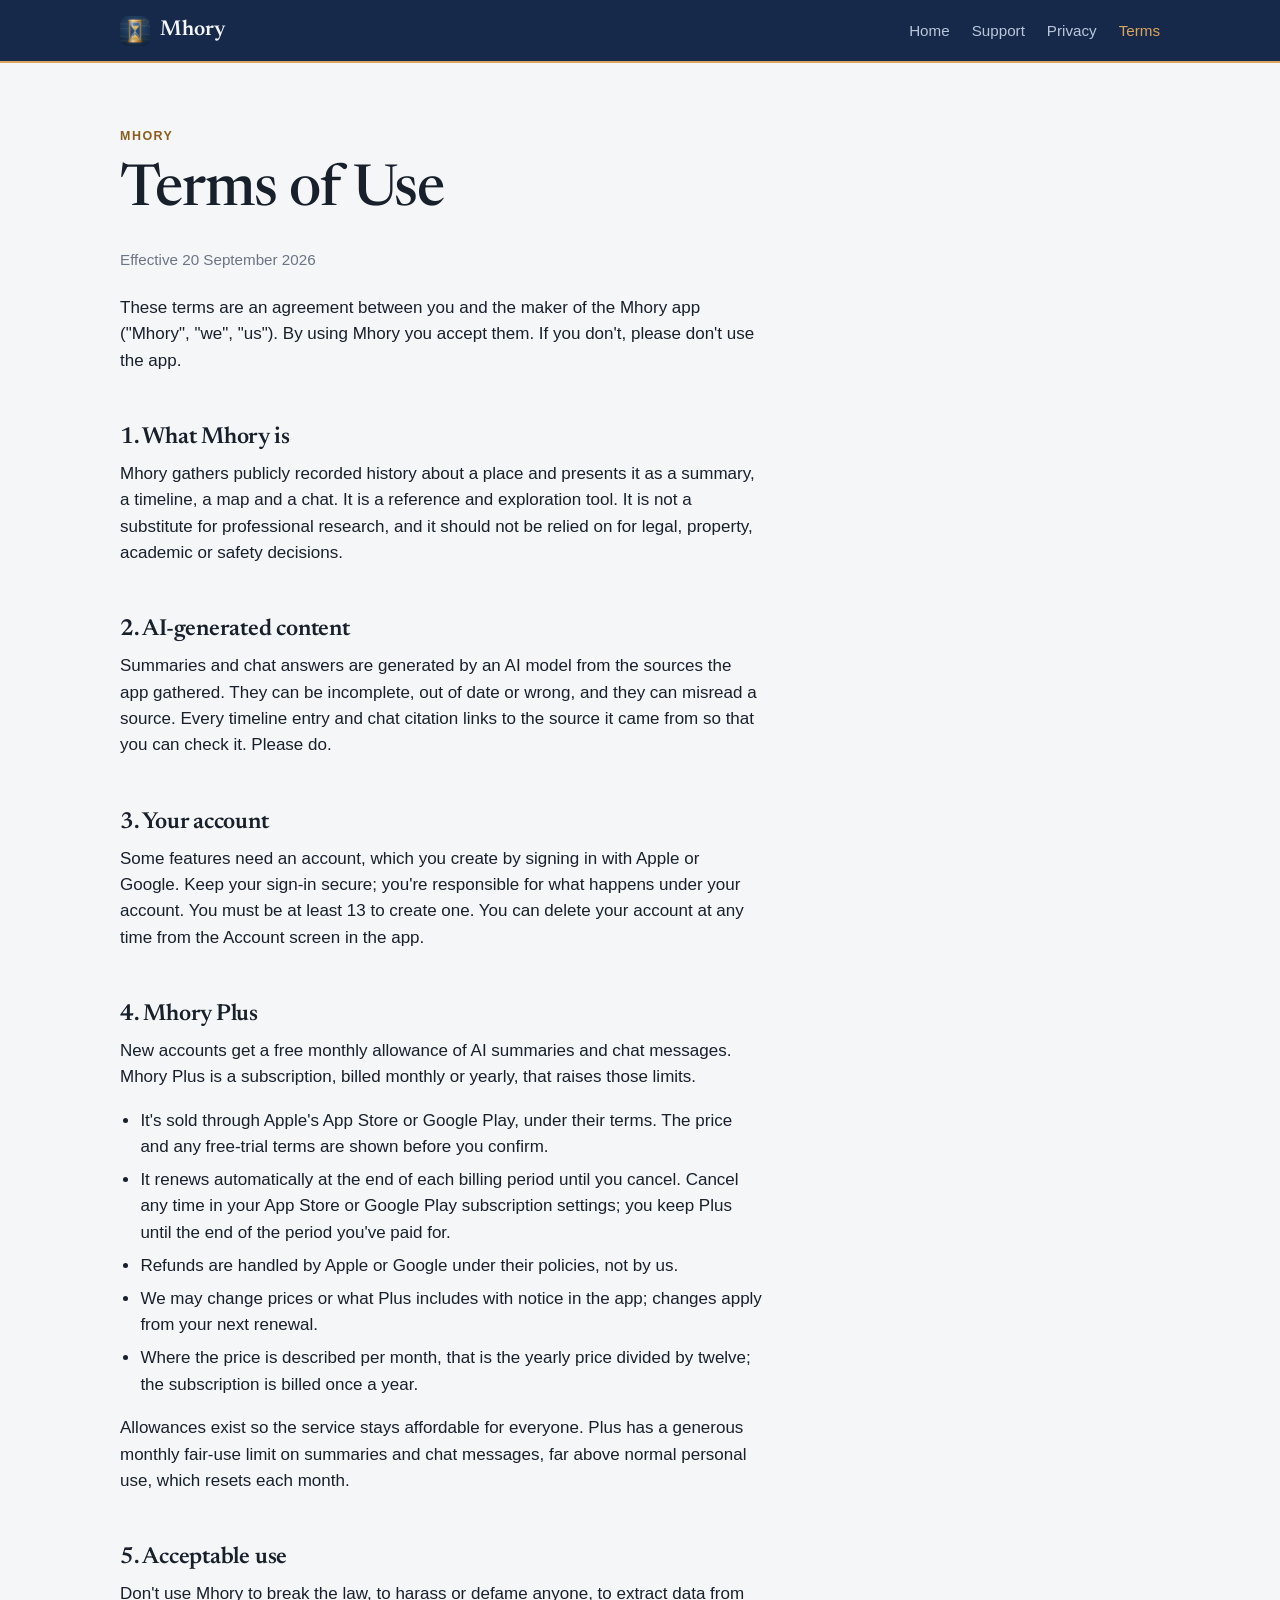
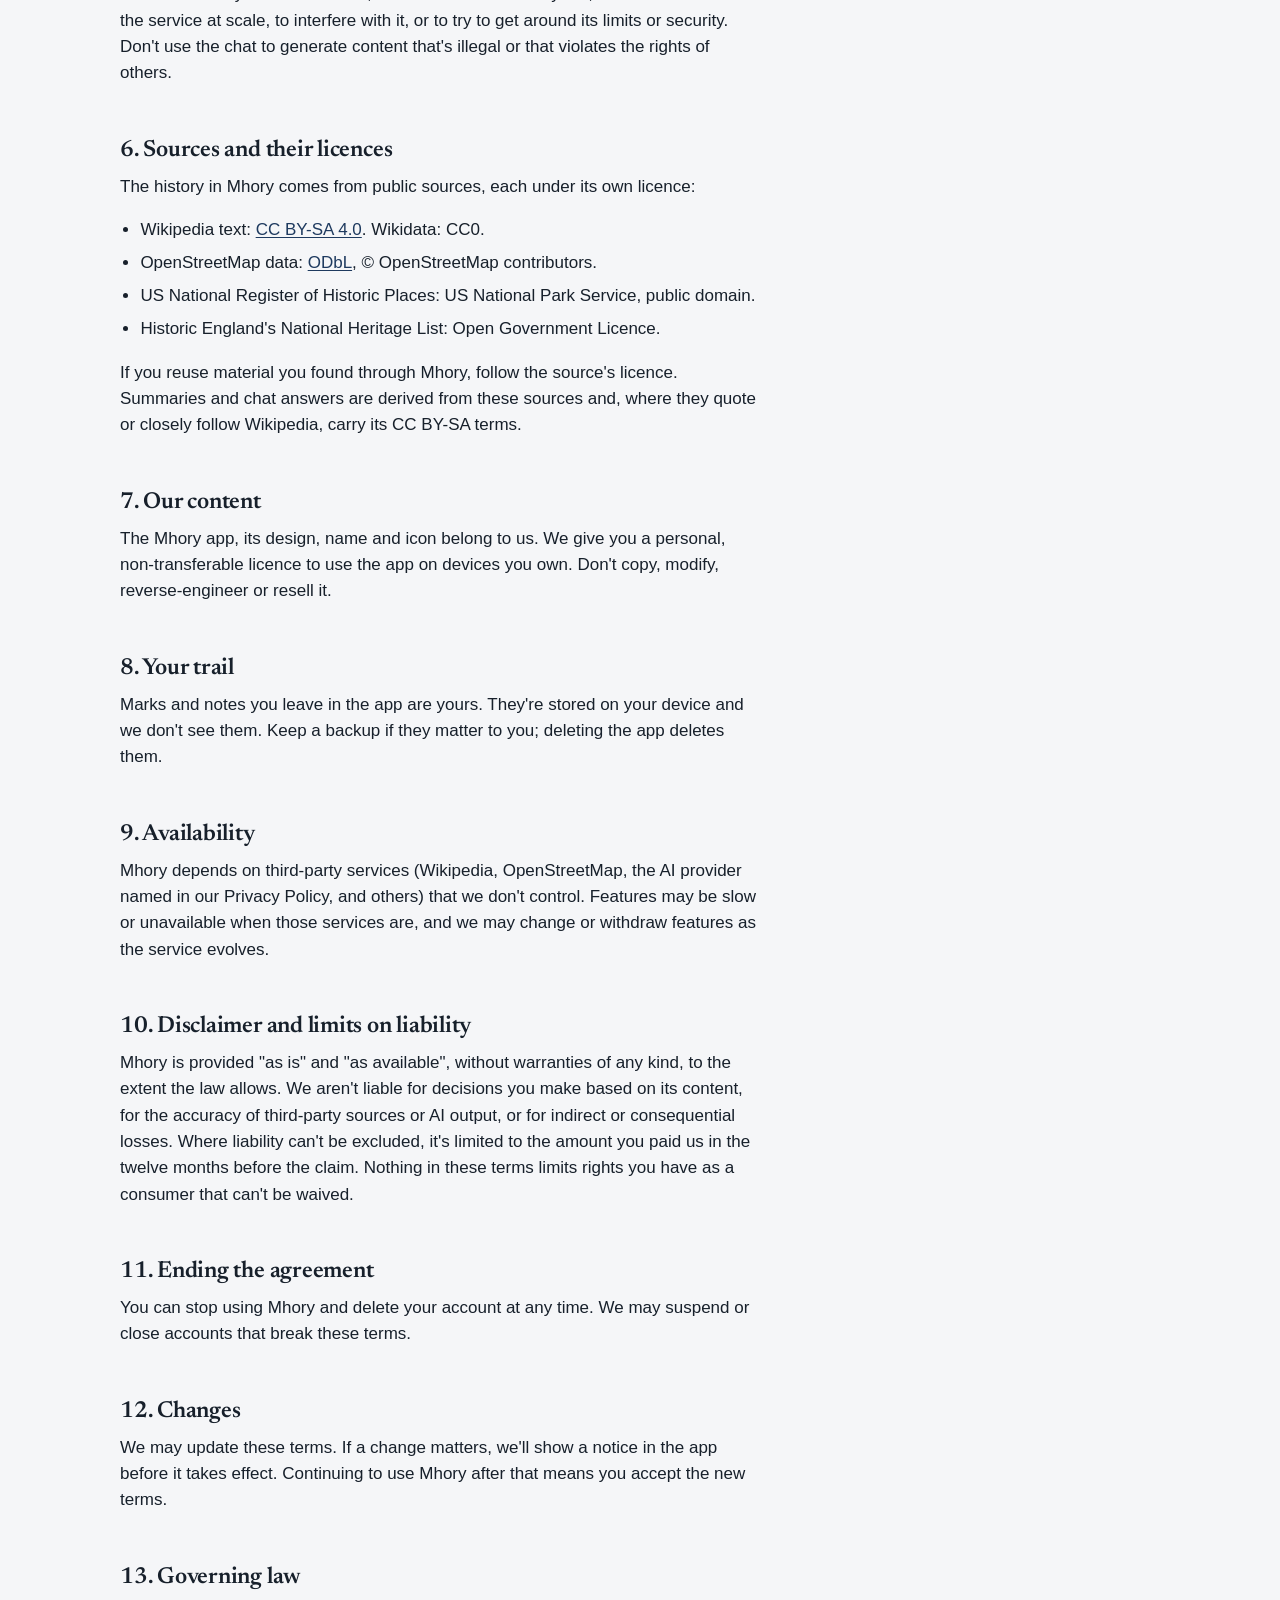
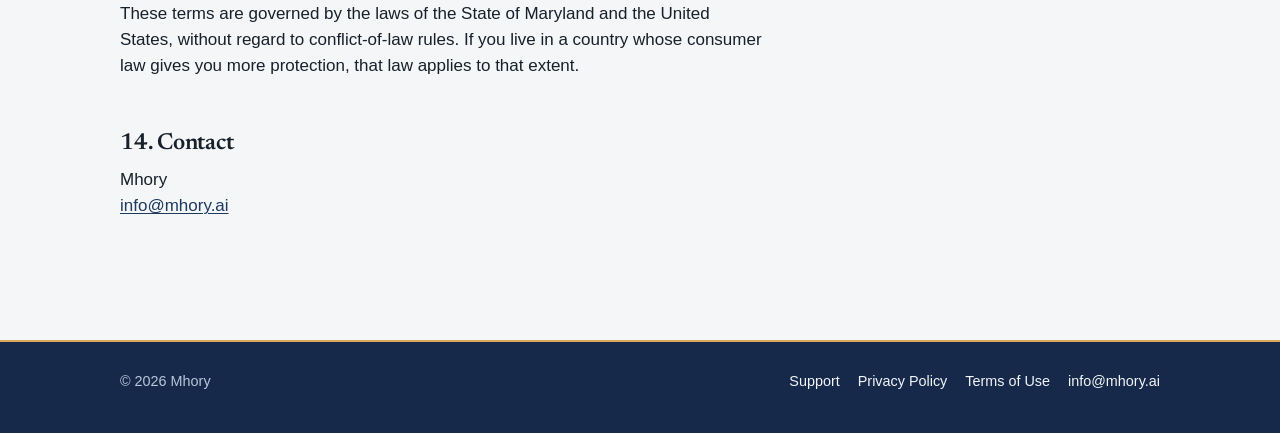
<file: terms.html>
<!doctype html>
<html lang="en">
<head>
  <meta charset="utf-8">
  <meta name="viewport" content="width=device-width, initial-scale=1, viewport-fit=cover">
  <title>Terms of Use — Mhory</title>
  <meta name="description" content="The terms for using the Mhory app and Mhory Plus.">
  <meta name="theme-color" content="#1e3a5f">
  <link rel="canonical" href="https://mhory.ai/terms.html">
  <link rel="icon" href="assets/favicon-64.png" sizes="64x64">
  <link rel="apple-touch-icon" href="assets/apple-touch-icon.png">
  <link rel="preconnect" href="https://fonts.googleapis.com">
  <link rel="preconnect" href="https://fonts.gstatic.com" crossorigin>
  <link href="https://fonts.googleapis.com/css2?family=Newsreader:opsz,wght@6..72,500;6..72,600&display=swap" rel="stylesheet">
  <link rel="stylesheet" href="site.css">
</head>
<body>

<header class="band">
  <nav class="wrap nav" aria-label="Site">
    <a class="brand" href="index.html"><img src="assets/favicon-64.png" alt="" width="30" height="30">Mhory</a>
    <ul>
      <li><a href="index.html">Home</a></li>
      <li><a href="support.html">Support</a></li>
      <li><a href="privacy.html">Privacy</a></li>
      <li><a href="terms.html" aria-current="page">Terms</a></li>
    </ul>
  </nav>
</header>

<main class="wrap">
  <div class="page-head">
    <p class="eyebrow">Mhory</p>
    <h1>Terms of Use</h1>
    <p class="meta">Effective 20 September 2026</p>
  </div>

  <div class="prose legal">
    <p>These terms are an agreement between you and the maker of the Mhory app ("Mhory", "we", "us"). By using Mhory you accept them. If you don't, please don't use the app.</p>

    <h2>1. What Mhory is</h2>
    <p>Mhory gathers publicly recorded history about a place and presents it as a summary, a timeline, a map and a chat. It is a reference and exploration tool. It is not a substitute for professional research, and it should not be relied on for legal, property, academic or safety decisions.</p>

    <h2>2. AI-generated content</h2>
    <p>Summaries and chat answers are generated by an AI model from the sources the app gathered. They can be incomplete, out of date or wrong, and they can misread a source. Every timeline entry and chat citation links to the source it came from so that you can check it. Please do.</p>

    <h2>3. Your account</h2>
    <p>Some features need an account, which you create by signing in with Apple or Google. Keep your sign-in secure; you're responsible for what happens under your account. You must be at least 13 to create one. You can delete your account at any time from the Account screen in the app.</p>

    <h2>4. Mhory Plus</h2>
    <p>New accounts get a free monthly allowance of AI summaries and chat messages. Mhory Plus is a subscription, billed monthly or yearly, that raises those limits.</p>
    <ul>
      <li>It's sold through Apple's App Store or Google Play, under their terms. The price and any free-trial terms are shown before you confirm.</li>
      <li>It renews automatically at the end of each billing period until you cancel. Cancel any time in your App Store or Google Play subscription settings; you keep Plus until the end of the period you've paid for.</li>
      <li>Refunds are handled by Apple or Google under their policies, not by us.</li>
      <li>We may change prices or what Plus includes with notice in the app; changes apply from your next renewal.</li>
      <li>Where the price is described per month, that is the yearly price divided by twelve; the subscription is billed once a year.</li>
    </ul>
    <p>Allowances exist so the service stays affordable for everyone. Plus has a generous monthly fair-use limit on summaries and chat messages, far above normal personal use, which resets each month.</p>

    <h2>5. Acceptable use</h2>
    <p>Don't use Mhory to break the law, to harass or defame anyone, to extract data from the service at scale, to interfere with it, or to try to get around its limits or security. Don't use the chat to generate content that's illegal or that violates the rights of others.</p>

    <h2>6. Sources and their licences</h2>
    <p>The history in Mhory comes from public sources, each under its own licence:</p>
    <ul>
      <li>Wikipedia text: <a href="https://creativecommons.org/licenses/by-sa/4.0/" rel="noopener">CC BY-SA 4.0</a>. Wikidata: CC0.</li>
      <li>OpenStreetMap data: <a href="https://www.openstreetmap.org/copyright" rel="noopener">ODbL</a>, © OpenStreetMap contributors.</li>
      <li>US National Register of Historic Places: US National Park Service, public domain.</li>
      <li>Historic England's National Heritage List: Open Government Licence.</li>
    </ul>
    <p>If you reuse material you found through Mhory, follow the source's licence. Summaries and chat answers are derived from these sources and, where they quote or closely follow Wikipedia, carry its CC BY-SA terms.</p>

    <h2>7. Our content</h2>
    <p>The Mhory app, its design, name and icon belong to us. We give you a personal, non-transferable licence to use the app on devices you own. Don't copy, modify, reverse-engineer or resell it.</p>

    <h2>8. Your trail</h2>
    <p>Marks and notes you leave in the app are yours. They're stored on your device and we don't see them. Keep a backup if they matter to you; deleting the app deletes them.</p>

    <h2>9. Availability</h2>
    <p>Mhory depends on third-party services (Wikipedia, OpenStreetMap, the AI provider named in our Privacy Policy, and others) that we don't control. Features may be slow or unavailable when those services are, and we may change or withdraw features as the service evolves.</p>

    <h2>10. Disclaimer and limits on liability</h2>
    <p>Mhory is provided "as is" and "as available", without warranties of any kind, to the extent the law allows. We aren't liable for decisions you make based on its content, for the accuracy of third-party sources or AI output, or for indirect or consequential losses. Where liability can't be excluded, it's limited to the amount you paid us in the twelve months before the claim. Nothing in these terms limits rights you have as a consumer that can't be waived.</p>

    <h2>11. Ending the agreement</h2>
    <p>You can stop using Mhory and delete your account at any time. We may suspend or close accounts that break these terms.</p>

    <h2>12. Changes</h2>
    <p>We may update these terms. If a change matters, we'll show a notice in the app before it takes effect. Continuing to use Mhory after that means you accept the new terms.</p>

    <h2>13. Governing law</h2>
    <p>These terms are governed by the laws of the State of Maryland and the United States, without regard to conflict-of-law rules. If you live in a country whose consumer law gives you more protection, that law applies to that extent.</p>

    <h2>14. Contact</h2>
    <p>Mhory<br><a href="mailto:info@mhory.ai">info@mhory.ai</a></p>
  </div>
</main>

<footer class="foot">
  <div class="wrap">
    <span>&copy; 2026 Mhory</span>
    <ul>
      <li><a href="support.html">Support</a></li>
      <li><a href="privacy.html">Privacy Policy</a></li>
      <li><a href="terms.html">Terms of Use</a></li>
      <li><a href="mailto:info@mhory.ai">info@mhory.ai</a></li>
    </ul>
  </div>
</footer>

</body>
</html>
</file>
<file: site.css>
/* Mhory site — Archive Blue, matching lib/core/theme.dart and docs/design.md. */

:root {
  --ink-blue: #1e3a5f;
  --ink-blue-deep: #16294a;
  --slate: #4e6e8e;
  --brass: #b08034;
  --brass-deep: #8a5e1e;
  --brass-light: #d9a65b;
  --ink: #17202b;
  --paper: #f5f6f8;
  --paper-low: #eef1f5;
  --card: #e7eaf0;
  --tint: #d6e3f3;
  --on-tint: #0b1b2e;
  --muted: #444e5c;
  --outline: #6a7484;
  --hairline: #c8cfd9;
  --on-band: #f2f5f9;
  --on-band-muted: #b8c7da;

  --serif: "Newsreader", "Iowan Old Style", "Palatino Linotype", Georgia, serif;
  --sans: -apple-system, BlinkMacSystemFont, "Segoe UI", Roboto, "Helvetica Neue", Arial, sans-serif;
  --radius: 16px;
  --measure: 68ch;
}

@media (prefers-color-scheme: dark) {
  :root {
    --ink-blue: #86add8;
    --ink-blue-deep: #16294a;
    --brass: #d9a65b;
    --brass-deep: #d9a65b;
    --ink: #e6eaf0;
    --paper: #0f1621;
    --paper-low: #141c29;
    --card: #182131;
    --tint: #2a4a70;
    --on-tint: #d6e3f3;
    --muted: #b7c2d1;
    --outline: #93a0b3;
    --hairline: #2c3a4e;
  }
}

* { box-sizing: border-box; }

html { -webkit-text-size-adjust: 100%; }

body {
  margin: 0;
  background: var(--paper);
  color: var(--ink);
  font-family: var(--sans);
  font-size: 17px;
  line-height: 1.55;
}

a { color: var(--ink-blue); text-decoration-thickness: 1px; text-underline-offset: 2px; }
a:hover { color: var(--brass-deep); }

h1, h2, h3 {
  font-family: var(--serif);
  font-weight: 600;
  letter-spacing: -0.01em;
  line-height: 1.15;
  margin: 0 0 0.4em;
}
h1 { font-size: clamp(2.4rem, 6vw, 3.6rem); font-weight: 500; letter-spacing: -0.02em; }
h2 { font-size: clamp(1.7rem, 3.5vw, 2.2rem); }
h3 { font-size: 1.3rem; }

p { margin: 0 0 1em; }
p.lede { font-size: 1.2rem; color: var(--muted); max-width: 40ch; }

.wrap { width: min(100% - 40px, 1040px); margin-inline: auto; }
.prose { max-width: var(--measure); }

/* Band: the ink-blue header with the brass rule, as in the app. */
.band {
  background: var(--ink-blue-deep);
  color: var(--on-band);
  border-bottom: 2px solid var(--brass-light);
}
.band a { color: var(--on-band); text-decoration: none; }
.band a:hover { color: var(--brass-light); }

.nav {
  display: flex;
  align-items: center;
  justify-content: space-between;
  gap: 24px;
  padding: 14px 0;
}
.brand {
  display: inline-flex;
  align-items: center;
  gap: 10px;
  font-family: var(--serif);
  font-size: 1.35rem;
  font-weight: 600;
}
.brand img { width: 30px; height: 30px; border-radius: 8px; }
.nav ul {
  display: flex;
  gap: 22px;
  list-style: none;
  margin: 0;
  padding: 0;
  font-size: 0.95rem;
  color: var(--on-band-muted);
}
.nav ul a { color: inherit; }
.nav ul a[aria-current="page"] { color: var(--brass-light); }

/* Hero */
.hero {
  display: grid;
  grid-template-columns: 1fr auto;
  gap: 48px;
  align-items: center;
  padding: clamp(48px, 9vw, 112px) 0;
}
.hero p.lede { max-width: 46ch; }

/* Phone: a screenshot in a plain dark bezel. The image is 1206x2622, so the
   bezel's radius scales with its width to keep the corners in proportion. */
.phone {
  --w: 300px;
  width: var(--w);
  max-width: 100%;
  margin: 0;
  padding: calc(var(--w) * 0.03);
  border-radius: calc(var(--w) * 0.16);
  background: #0d1420;
  box-shadow: 0 24px 60px rgba(11, 27, 46, 0.32), inset 0 0 0 1px rgba(255, 255, 255, 0.08);
}
.phone img {
  display: block;
  width: 100%;
  height: auto;
  border-radius: calc(var(--w) * 0.13);
  background: var(--paper);
}
.hero-phone { --w: clamp(220px, 26vw, 300px); }
.hero .rule { width: 56px; height: 3px; background: var(--brass); border: 0; margin: 0 0 20px; }

.stores { display: flex; flex-wrap: wrap; gap: 12px; margin-top: 28px; }
.store {
  display: inline-flex;
  align-items: center;
  gap: 10px;
  padding: 12px 18px;
  border-radius: 12px;
  background: var(--ink);
  color: var(--paper);
  text-decoration: none;
  font-weight: 600;
  font-size: 0.95rem;
  line-height: 1.1;
}
.store small { display: block; font-weight: 400; font-size: 0.72rem; opacity: 0.8; }
.store svg { width: 22px; height: 22px; fill: currentColor; }
.store.soon { background: transparent; color: var(--muted); border: 1px solid var(--hairline); cursor: default; }

/* Sections */
.section { padding: clamp(40px, 7vw, 80px) 0; border-top: 1px solid var(--hairline); }
.section .wrap > h2 { margin-bottom: 0.6em; }
.eyebrow {
  font-size: 0.78rem;
  font-weight: 600;
  letter-spacing: 0.12em;
  text-transform: uppercase;
  color: var(--brass-deep);
  margin: 0 0 12px;
}

/* Numbered steps: what the app does, in order. */
.steps { display: grid; gap: 28px; max-width: 760px; margin-top: 8px; }
.step { display: grid; grid-template-columns: 44px 1fr; gap: 20px; }
.step-n {
  width: 44px; height: 44px;
  border-radius: 12px;
  background: var(--tint);
  color: var(--on-tint);
  display: grid; place-items: center;
  font-family: var(--serif);
  font-weight: 600;
  font-size: 1.3rem;
}
.step h3 { margin-bottom: 4px; }
.step p { margin: 0; color: var(--muted); }

/* The three views, as columns divided by hairlines rather than cards. */
.views { display: grid; grid-template-columns: repeat(3, 1fr); margin-top: 8px; }
.view { padding: 4px 28px; border-left: 1px solid var(--hairline); }
.view:first-child { padding-left: 0; border-left: 0; }
.view .phone { --w: 100%; margin-bottom: 22px; }
.view h3 { color: var(--ink-blue); margin-bottom: 6px; }
.view p { margin: 0; color: var(--muted); }

/* Tiles: short facts laid out side by side. */
.tiles {
  display: grid;
  grid-template-columns: repeat(auto-fit, minmax(200px, 1fr));
  gap: 14px;
  margin: 24px 0;
}
.tile {
  background: var(--card);
  border-radius: var(--radius);
  padding: 18px 20px 16px;
  display: flex;
  flex-direction: column;
}
.tile h3 { font-size: 1.15rem; margin-bottom: 6px; }
.tile p { margin: 0; color: var(--muted); font-size: 0.95rem; }
.tile-k {
  font-size: 0.74rem;
  font-weight: 600;
  letter-spacing: 0.1em;
  text-transform: uppercase;
  color: var(--outline);
  margin-bottom: 8px;
}
.tile-by { margin-top: auto; padding-top: 12px; font-size: 0.8rem; color: var(--outline); }
.tile.plus { border-top: 3px solid var(--brass); }
.tile.plus .tile-k { color: var(--brass-deep); }
.plans { grid-template-columns: repeat(auto-fit, minmax(220px, 1fr)); }
.sources { grid-template-columns: repeat(auto-fit, minmax(180px, 1fr)); }

/* The dig: one place read down through time. */

.strata {
  list-style: none;
  margin: 32px 0 0;
  padding: 0;
  position: relative;
  max-width: 760px;
}
.strata::before {
  content: "";
  position: absolute;
  left: 118px;
  top: 8px;
  bottom: 8px;
  width: 2px;
  background: var(--hairline);
}
.stratum {
  display: grid;
  grid-template-columns: 104px 1fr;
  gap: 32px;
  position: relative;
  padding: 0 0 40px;
}
.stratum:last-child { padding-bottom: 0; }
.stratum::before {
  content: "";
  position: absolute;
  left: 113px;
  top: 8px;
  width: 12px;
  height: 12px;
  border-radius: 50%;
  background: var(--ink-blue);
  box-shadow: 0 0 0 4px var(--paper);
}
.stratum.you::before { background: var(--brass); width: 14px; height: 14px; left: 112px; top: 7px; }
.year {
  font-family: var(--serif);
  font-weight: 500;
  font-size: 1.15rem;
  color: var(--ink-blue);
  text-align: right;
  line-height: 1.6;
  white-space: nowrap;
}
.stratum.you .year { color: var(--brass-deep); }
.stratum h3 { font-size: 1.35rem; margin-bottom: 6px; }
.stratum p { margin: 0; color: var(--muted); }
.stratum.you .stratum-body { border-left: 3px solid var(--brass); padding-left: 16px; margin-left: -19px; }
.stratum.you h3 { color: var(--brass-deep); }

/* Long-form pages */
.page-head { padding: clamp(36px, 6vw, 64px) 0 8px; }
.page-head .meta { color: var(--outline); font-size: 0.95rem; }
.legal { padding-bottom: 64px; }
.legal h2 { font-size: 1.45rem; margin-top: 2.2em; }
.legal h3 { font-size: 1.1rem; font-family: var(--sans); font-weight: 600; margin-top: 1.6em; }
.legal ul { padding-left: 1.2em; }
.legal li { margin-bottom: 0.4em; }
.legal table { border-collapse: collapse; width: 100%; font-size: 0.95rem; margin: 12px 0 20px; }
.legal th, .legal td { text-align: left; vertical-align: top; padding: 10px 12px 10px 0; border-bottom: 1px solid var(--hairline); }
.legal th { color: var(--outline); font-weight: 600; font-size: 0.82rem; letter-spacing: 0.06em; text-transform: uppercase; }
.note {
  background: var(--card);
  border-left: 3px solid var(--brass);
  border-radius: 0 12px 12px 0;
  padding: 14px 18px;
  margin: 20px 0;
}
.note p:last-child { margin: 0; }

.faq dt { font-weight: 600; margin-top: 1.4em; }
.faq dd { margin: 0.3em 0 0; color: var(--muted); }

/* Footer */
.foot {
  margin-top: 40px;
  padding: 28px 0 40px;
  border-top: 2px solid var(--brass-light);
  background: var(--ink-blue-deep);
  color: var(--on-band-muted);
  font-size: 0.9rem;
}
.foot .wrap { display: flex; flex-wrap: wrap; justify-content: space-between; gap: 16px 32px; }
.foot a { color: var(--on-band); text-decoration: none; }
.foot a:hover { color: var(--brass-light); }
.foot ul { display: flex; flex-wrap: wrap; gap: 18px; list-style: none; margin: 0; padding: 0; }

@media (max-width: 760px) {
  .hero { grid-template-columns: 1fr; gap: 28px; }
  .hero > div:first-child { order: 2; }
  .hero-phone { --w: 200px; margin-inline: auto; }
  .view .phone { --w: 240px; margin-inline: auto; }
  .views { grid-template-columns: 1fr; gap: 24px; }
  .view { padding: 0; border-left: 0; }
  .strata::before { left: 5px; }
  .stratum { grid-template-columns: 1fr; gap: 4px; padding-left: 28px; }
  .stratum::before { left: 0; }
  .stratum.you::before { left: -1px; }
  .year { text-align: left; }
  .stratum.you .stratum-body { margin-left: 0; }
  .nav { flex-direction: column; align-items: flex-start; gap: 10px; }
}
</file>
